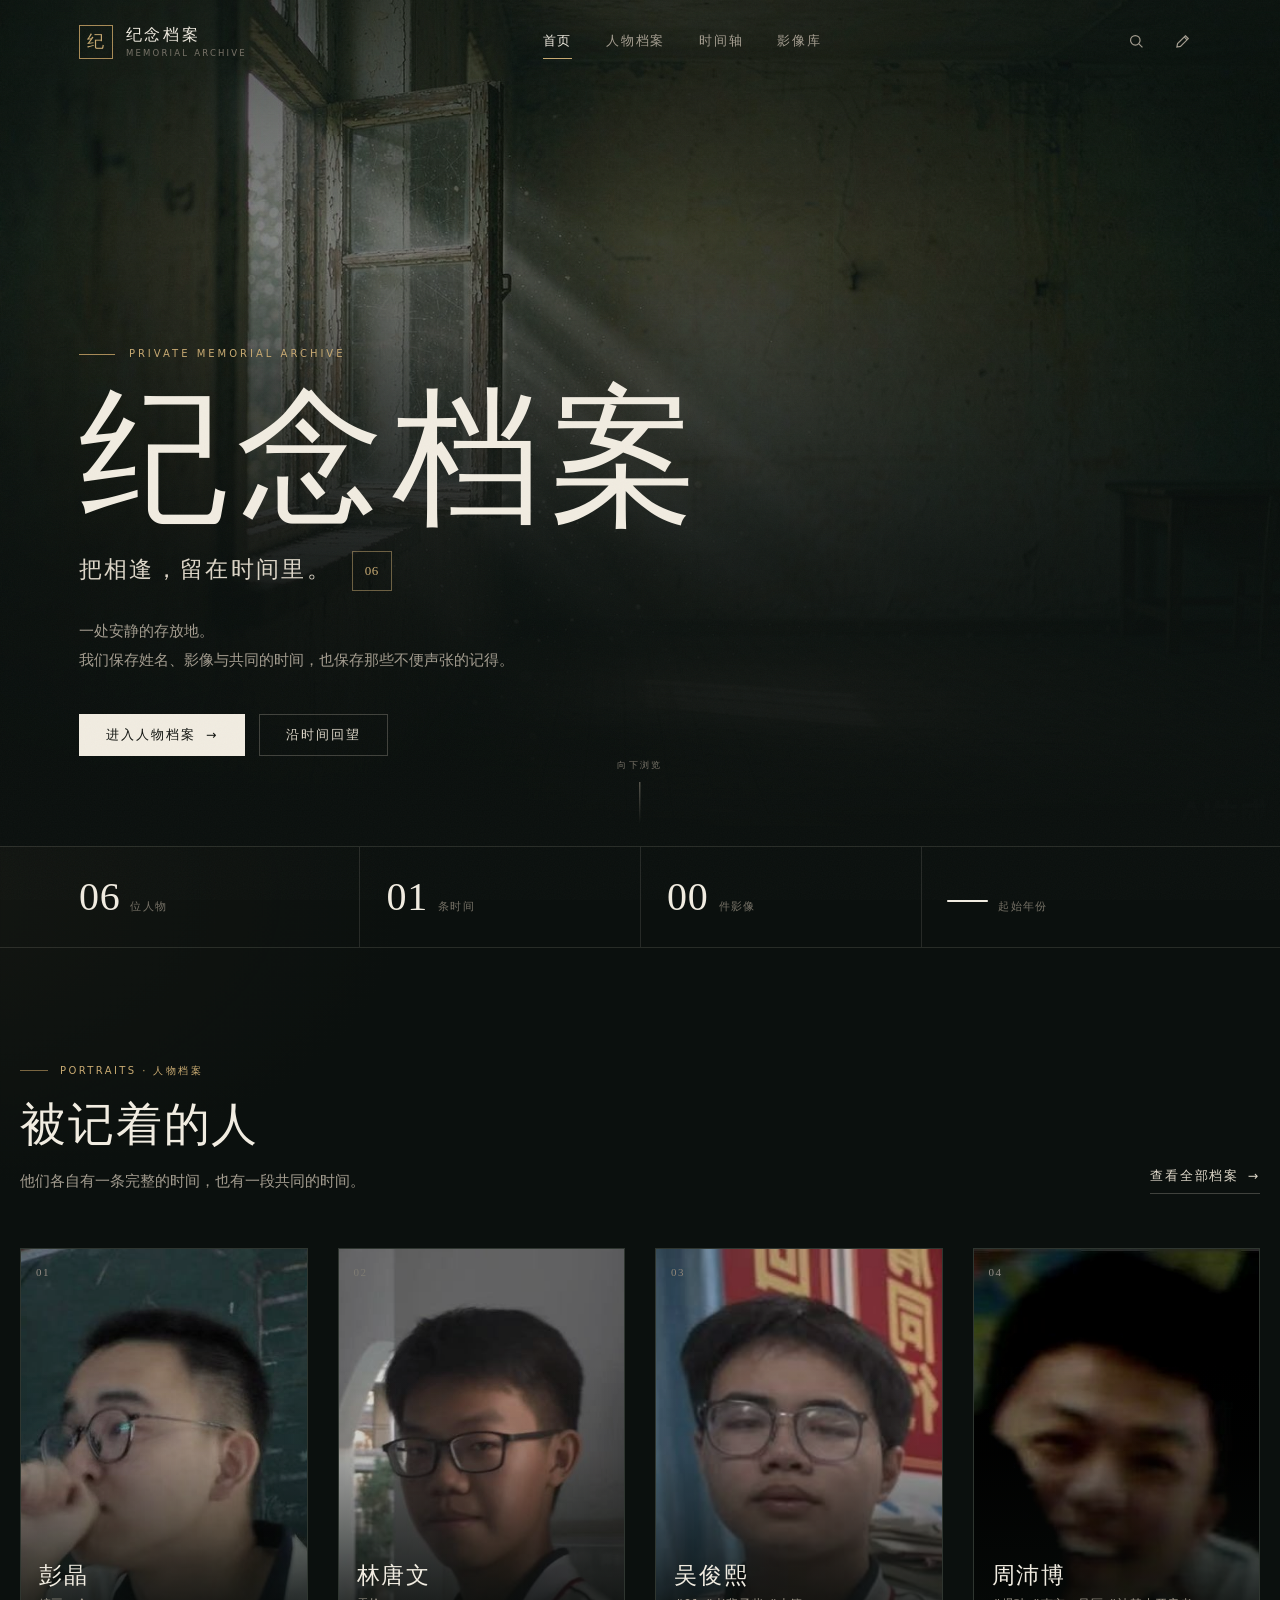
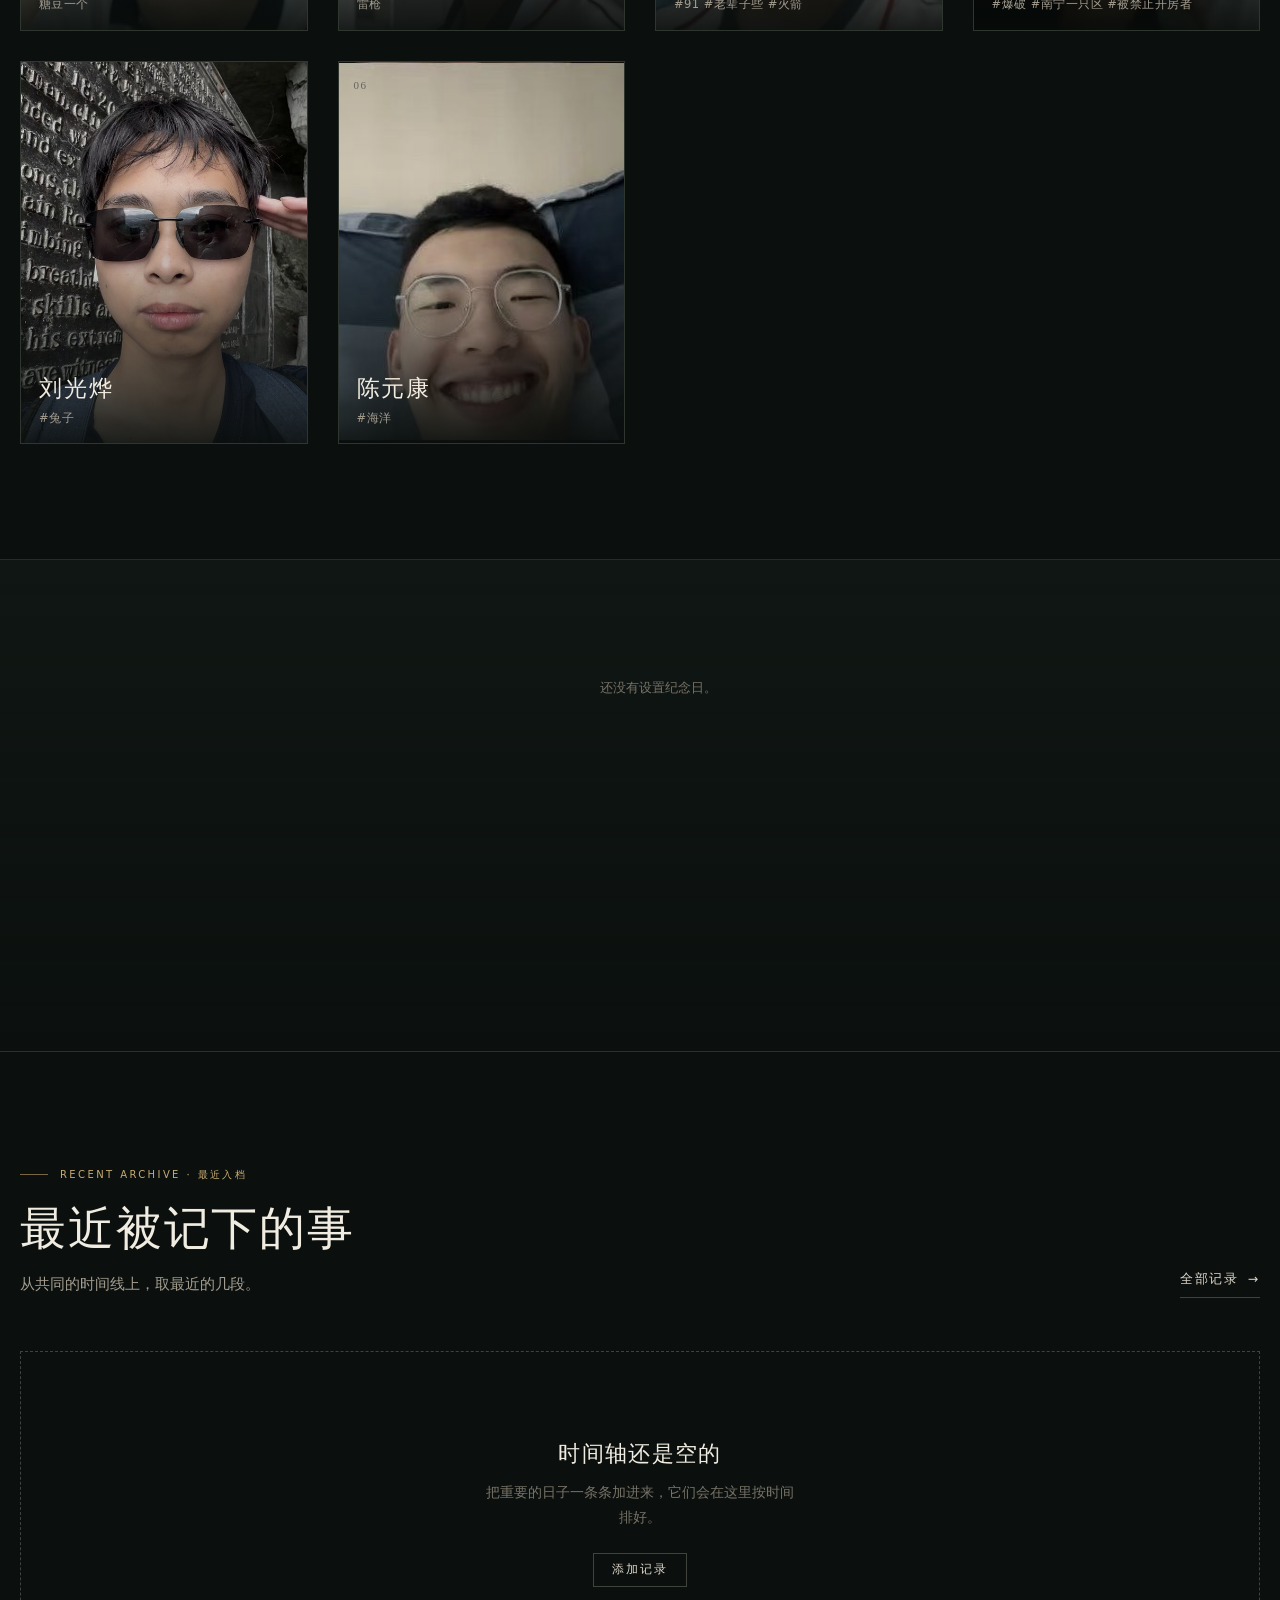
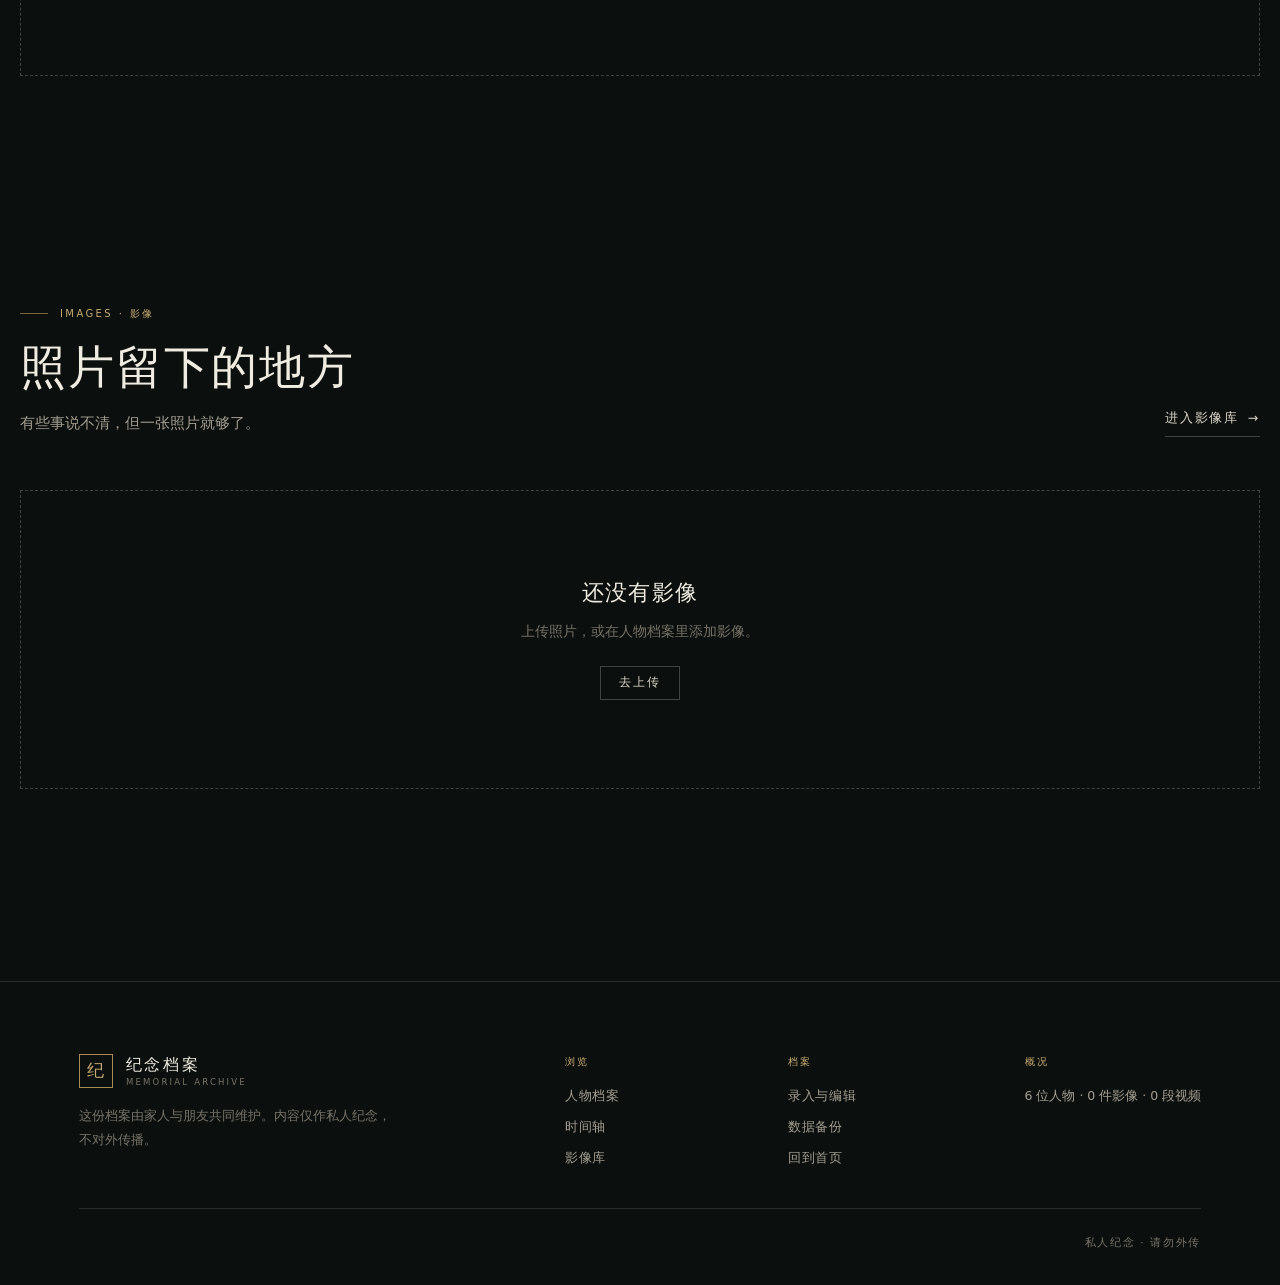
<file: index.html>
<!doctype html>
<html lang="zh-CN">
<head>
  <meta charset="utf-8">
  <meta name="viewport" content="width=device-width, initial-scale=1, viewport-fit=cover">
  <meta name="theme-color" content="#0b100e">
  <title>纪念档案</title>
  <meta name="description" content="一处安静的存放地，保存姓名、影像与共同的时间。">
  <link rel="icon" href="data:image/svg+xml,%3Csvg xmlns='http://www.w3.org/2000/svg' viewBox='0 0 64 64'%3E%3Crect width='64' height='64' fill='%230b100e'/%3E%3Crect x='10' y='10' width='44' height='44' fill='none' stroke='%23c8aa72' stroke-width='2'/%3E%3Ctext x='32' y='43' font-size='28' fill='%23c8aa72' text-anchor='middle' font-family='serif'%3E%E7%BA%AA%3C/text%3E%3C/svg%3E">
  <link rel="stylesheet" href="assets/styles.css">
</head>
<body>
  <div class="grain" aria-hidden="true"></div>

  <a class="skip-link" href="#app">跳到主要内容</a>

  <header id="site-header" class="site-header"></header>

  <div id="app" class="app" role="main"></div>

  <footer id="site-footer" class="site-footer"></footer>

  <!-- 搜索 -->
  <div id="search-overlay" class="overlay" hidden>
    <button class="overlay__backdrop" type="button" data-action="close-search" aria-label="关闭搜索"></button>
    <section class="search-panel" role="dialog" aria-modal="true" aria-labelledby="search-label">
      <header class="search-panel__head">
        <p class="eyebrow"><span class="eyebrow__line"></span>SEARCH · 检索档案</p>
        <button class="close-button" type="button" data-action="close-search" aria-label="关闭搜索">&times;</button>
      </header>
      <div class="search-panel__field">
        <span class="icon-search" aria-hidden="true"></span>
        <input id="search-input" type="search" autocomplete="off" spellcheck="false"
          placeholder="姓名、地点、年份，或一句记得的话" aria-label="搜索档案内容">
        <span class="search-key">ESC</span>
      </div>
      <div id="search-results" class="search-results"></div>
    </section>
  </div>

  <!-- 影像 / 视频查看 -->
  <div id="lightbox" class="lightbox" hidden>
    <button class="lightbox__backdrop" type="button" data-action="close-lightbox" aria-label="关闭"></button>
    <div class="lightbox__stage" role="dialog" aria-modal="true" aria-label="影像查看">
      <header class="lightbox__bar">
        <span id="lightbox-counter" class="lightbox__counter"></span>
        <button class="close-button" type="button" data-action="close-lightbox" aria-label="关闭">&times;</button>
      </header>
      <div class="lightbox__viewport">
        <button class="lightbox__nav lightbox__nav--prev" type="button" data-action="lightbox-prev" aria-label="上一个">&larr;</button>
        <figure class="lightbox__figure" id="lightbox-figure"></figure>
        <button class="lightbox__nav lightbox__nav--next" type="button" data-action="lightbox-next" aria-label="下一个">&rarr;</button>
      </div>
      <span class="lightbox__watermark" aria-hidden="true" id="lightbox-watermark">纪念档案</span>
    </div>
  </div>

  <!-- 确认 -->
  <div id="confirm" class="confirm" hidden>
    <button class="confirm__backdrop" type="button" data-action="confirm-cancel" aria-label="取消"></button>
    <div class="confirm__panel" role="alertdialog" aria-modal="true">
      <p class="eyebrow">CONFIRM</p>
      <h2 id="confirm-title">请确认</h2>
      <p id="confirm-message"></p>
      <div class="confirm__actions">
        <button class="btn btn--ghost" type="button" data-action="confirm-cancel">取消</button>
        <button class="btn btn--solid" type="button" data-action="confirm-ok">确认</button>
      </div>
    </div>
  </div>

  <div id="toast" class="toast" role="status" aria-live="polite" hidden></div>

  <noscript>
    <div class="noscript">这个页面需要启用 JavaScript 才能显示档案内容。</div>
  </noscript>

  <script src="assets/data.js"></script>
  <script src="assets/store.js"></script>
  <script src="assets/views.js"></script>
  <script src="assets/editor.js"></script>
  <script src="assets/app.js"></script>
</body>
</html>
</file>
<file: assets/styles.css>
/* =========================================================
   纪念档案 · 设计系统
   深墨绿 / 象牙白 / 暗金 · 宋体大标题 · 克制留白
   ========================================================= */

:root {
  color-scheme: dark;
  --bg: #0b100e;
  --bg-soft: #0e1512;
  --bg-deep: #070b09;
  --card: #131c18;
  --card-2: #17231d;
  --ivory: #f1ece1;
  --ivory-soft: #ddd6c8;
  --muted: #a49d90;
  --faint: #777267;
  --gold: #c8aa72;
  --gold-deep: #a88b57;
  --pine: #1d372e;
  --wine: #874d49;
  --line: rgba(233, 226, 210, 0.13);
  --line-strong: rgba(233, 226, 210, 0.24);
  --shadow: 0 30px 80px rgba(0, 0, 0, 0.38);
  --font-serif: "Noto Serif SC", "Source Han Serif SC", "Songti SC", "STSong", "SimSun", Georgia, serif;
  --font-sans: "Noto Sans SC", "PingFang SC", "Hiragino Sans GB", "Microsoft YaHei", system-ui, sans-serif;
  --max: 1240px;
  --gutter: clamp(20px, 4.6vw, 64px);
  --header: 84px;
  --ease: cubic-bezier(0.22, 1, 0.36, 1);
}

*,
*::before,
*::after { box-sizing: border-box; }

html {
  scroll-behavior: smooth;
  background: var(--bg);
  -webkit-text-size-adjust: 100%;
}

body {
  margin: 0;
  min-width: 320px;
  background:
    radial-gradient(1100px 600px at 85% -10%, rgba(45, 74, 61, 0.24), transparent 65%),
    radial-gradient(900px 500px at -10% 20%, rgba(83, 68, 47, 0.12), transparent 60%),
    var(--bg);
  color: var(--ivory);
  font-family: var(--font-sans);
  font-size: 15.5px;
  line-height: 1.78;
  -webkit-font-smoothing: antialiased;
  text-rendering: optimizeLegibility;
}

body.is-locked { overflow: hidden; }
[hidden] { display: none !important; }
img { display: block; max-width: 100%; }
a { color: inherit; text-decoration: none; }

button {
  border: 0;
  padding: 0;
  background: none;
  color: inherit;
  font: inherit;
  text-align: inherit;
  cursor: pointer;
  -webkit-tap-highlight-color: transparent;
}

input, textarea, select { font: inherit; color: inherit; }
input[type="search"]::-webkit-search-cancel-button { display: none; }

::selection { background: rgba(200, 170, 114, 0.32); color: #fff; }
:focus-visible { outline: 1px solid var(--gold); outline-offset: 4px; }

.grain {
  position: fixed;
  inset: 0;
  z-index: 3000;
  pointer-events: none;
  opacity: 0.042;
  background-image: url("data:image/svg+xml,%3Csvg xmlns='http://www.w3.org/2000/svg' width='180' height='180'%3E%3Cfilter id='n'%3E%3CfeTurbulence type='fractalNoise' baseFrequency='.82' numOctaves='2' stitchTiles='stitch'/%3E%3C/filter%3E%3Crect width='180' height='180' filter='url(%23n)' opacity='.7'/%3E%3C/svg%3E");
}

.sr-only {
  position: absolute;
  width: 1px; height: 1px;
  padding: 0; margin: -1px;
  overflow: hidden; clip: rect(0 0 0 0);
  white-space: nowrap; border: 0;
}

.skip-link {
  position: fixed;
  left: 16px; top: -80px;
  z-index: 4000;
  padding: 10px 18px;
  background: var(--ivory);
  color: #111;
  font-size: 13px;
  transition: top 0.2s;
}
.skip-link:focus { top: 16px; }

/* ---------- 进入动画 ---------- */
.has-js .reveal {
  opacity: 0;
  transform: translateY(18px);
  transition: opacity 0.9s var(--ease), transform 0.9s var(--ease);
  transition-delay: var(--reveal-delay, 0ms);
}
.has-js .reveal.is-visible { opacity: 1; transform: none; }

@keyframes rise { from { opacity: 0; transform: translateY(22px); } to { opacity: 1; transform: none; } }
@keyframes fade { from { opacity: 0; } to { opacity: 1; } }
@keyframes sealIn { from { opacity: 0; transform: scale(0.94); } to { opacity: 1; transform: none; } }

/* ---------- 版式 ---------- */
.container {
  width: 100%;
  max-width: var(--max);
  margin: 0 auto;
  padding: 0 var(--gutter);
}

.section { padding: clamp(72px, 9vw, 132px) 0; }
.section--tight { padding: clamp(52px, 6vw, 88px) 0; }

.eyebrow {
  display: flex;
  align-items: center;
  gap: 12px;
  margin: 0 0 18px;
  color: var(--gold);
  font-size: 10px;
  font-weight: 500;
  letter-spacing: 0.24em;
  line-height: 1.5;
  text-transform: uppercase;
}
.eyebrow__line {
  display: inline-block;
  width: 28px;
  height: 1px;
  background: var(--gold-deep);
  opacity: 0.7;
}

h1, h2, h3, h4 {
  margin: 0;
  font-family: var(--font-serif);
  font-weight: 500;
  letter-spacing: 0.02em;
  line-height: 1.25;
  text-wrap: balance;
}

/* 避免中文段落末行只剩一个字 */
.hero__lede,
.prose p,
.section-head__desc,
.page-hero__desc,
.member-hero__tagline,
.tl-entry__desc,
.mini-quote,
.footer__note,
.empty__desc { text-wrap: pretty; }

.section-head {
  display: flex;
  align-items: flex-end;
  justify-content: space-between;
  gap: 32px;
  margin-bottom: clamp(34px, 4.2vw, 58px);
}
.section-head__title {
  font-size: clamp(30px, 4.2vw, 46px);
  letter-spacing: 0.04em;
}
.section-head__desc {
  margin: 14px 0 0;
  max-width: 46ch;
  color: var(--muted);
  font-size: 14.5px;
  line-height: 1.8;
}
.section-head .text-link { flex-shrink: 0; padding-bottom: 6px; }

.text-link {
  display: inline-flex;
  align-items: center;
  gap: 9px;
  color: var(--ivory-soft);
  font-size: 12.5px;
  letter-spacing: 0.14em;
  border-bottom: 1px solid var(--line-strong);
  padding-bottom: 4px;
  transition: color 0.3s, border-color 0.3s, gap 0.3s;
}
.text-link:hover { color: var(--gold); border-color: var(--gold-deep); gap: 14px; }
.text-link .arrow { transition: transform 0.3s var(--ease); }
.text-link:hover .arrow { transform: translateX(3px); }

.arrow { display: inline-block; font-family: var(--font-sans); }

/* ---------- 按钮 ---------- */
.btn {
  display: inline-flex;
  align-items: center;
  gap: 10px;
  padding: 14px 26px;
  border: 1px solid transparent;
  font-size: 12.5px;
  letter-spacing: 0.16em;
  line-height: 1;
  transition: background 0.35s var(--ease), color 0.35s var(--ease),
              border-color 0.35s var(--ease), transform 0.35s var(--ease);
  cursor: pointer;
  white-space: nowrap;
}
.btn--solid { background: var(--ivory); color: #10130f; }
.btn--solid:hover { background: var(--gold); transform: translateY(-1px); }
.btn--ghost { border-color: var(--line-strong); color: var(--ivory-soft); }
.btn--ghost:hover { border-color: var(--gold-deep); color: var(--gold); }
.btn--gold { background: var(--gold); color: #12140f; }
.btn--gold:hover { background: #d9bf8d; }
.btn--sm { padding: 10px 18px; font-size: 11.5px; }
.btn--danger { border-color: rgba(180, 90, 80, 0.5); color: #d99a92; }
.btn--danger:hover { background: rgba(135, 77, 73, 0.18); border-color: #874d49; }

/* ---------- 标签 ---------- */
.tag {
  display: inline-block;
  padding: 3px 9px;
  border: 1px solid var(--line);
  color: var(--muted);
  font-size: 10.5px;
  letter-spacing: 0.1em;
  line-height: 1.6;
  white-space: nowrap;
}
.tag--gold { border-color: rgba(200, 170, 114, 0.34); color: var(--gold); }

/* =========================================================
   顶部导航
   ========================================================= */
.site-header {
  position: fixed;
  inset: 0 0 auto 0;
  z-index: 900;
  height: var(--header);
  display: flex;
  align-items: center;
  transition: background 0.4s var(--ease), border-color 0.4s, backdrop-filter 0.4s;
  border-bottom: 1px solid transparent;
}
.site-header.is-stuck {
  background: rgba(8, 13, 11, 0.86);
  backdrop-filter: blur(18px) saturate(1.2);
  border-bottom-color: var(--line);
}
.header__inner {
  width: 100%;
  max-width: var(--max);
  margin: 0 auto;
  padding: 0 var(--gutter);
  display: flex;
  align-items: center;
  justify-content: space-between;
  gap: 24px;
}

.brand { display: flex; align-items: center; gap: 13px; }
.brand__seal {
  display: grid;
  place-items: center;
  width: 34px; height: 34px;
  border: 1px solid var(--gold-deep);
  color: var(--gold);
  font-family: var(--font-serif);
  font-size: 17px;
  line-height: 1;
  transition: background 0.35s, color 0.35s;
}
.brand:hover .brand__seal { background: var(--gold); color: #0b100e; }
.brand__text { display: flex; flex-direction: column; line-height: 1.2; }
.brand__name {
  font-family: var(--font-serif);
  font-size: 16px;
  letter-spacing: 0.16em;
  color: var(--ivory);
}
.brand__sub {
  margin-top: 3px;
  color: var(--faint);
  font-size: 8.5px;
  letter-spacing: 0.26em;
  text-transform: uppercase;
}

.nav { display: flex; align-items: center; gap: 34px; }
.nav__link {
  position: relative;
  color: var(--muted);
  font-size: 12.5px;
  letter-spacing: 0.14em;
  padding: 6px 0;
  transition: color 0.3s;
}
.nav__link::after {
  content: "";
  position: absolute;
  left: 0; bottom: 0;
  width: 0; height: 1px;
  background: var(--gold);
  transition: width 0.4s var(--ease);
}
.nav__link:hover { color: var(--ivory); }
.nav__link.is-active { color: var(--ivory); }
.nav__link.is-active::after { width: 100%; }

.header__tools { display: flex; align-items: center; gap: 8px; }
.icon-btn {
  display: grid;
  place-items: center;
  width: 38px; height: 38px;
  border: 1px solid transparent;
  color: var(--muted);
  transition: color 0.3s, border-color 0.3s, background 0.3s;
}
.icon-btn:hover { color: var(--gold); border-color: var(--line-strong); }
.icon-btn svg { width: 17px; height: 17px; }

.menu-btn { display: none; }

/* 移动端菜单 */
.mobile-menu {
  position: fixed;
  inset: 0;
  z-index: 950;
  background: rgba(7, 11, 9, 0.98);
  backdrop-filter: blur(20px);
  padding: calc(var(--header) + 30px) var(--gutter) 40px;
  display: flex;
  flex-direction: column;
  justify-content: space-between;
  animation: fade 0.3s var(--ease);
}
.mobile-menu__list { display: flex; flex-direction: column; gap: 4px; }
.mobile-menu__link {
  font-family: var(--font-serif);
  font-size: 28px;
  letter-spacing: 0.1em;
  padding: 16px 0;
  border-bottom: 1px solid var(--line);
  color: var(--ivory-soft);
}
.mobile-menu__link.is-active { color: var(--gold); }
.mobile-menu__foot { color: var(--faint); font-size: 11px; letter-spacing: 0.2em; }

/* =========================================================
   Hero
   ========================================================= */
.hero {
  position: relative;
  min-height: min(94vh, 900px);
  display: flex;
  align-items: flex-end;
  overflow: hidden;
  isolation: isolate;
}
.hero__bg {
  position: absolute;
  inset: 0;
  z-index: -2;
  background: linear-gradient(140deg, #16211c 0%, #0d1512 45%, #080d0b 100%);
}
.hero__image {
  position: absolute;
  inset: 0;
  width: 100%; height: 100%;
  object-fit: cover;
  z-index: -2;
  opacity: 0.72;
  transform: scale(1.04);
  animation: heroDrift 26s var(--ease) forwards;
}
@keyframes heroDrift { to { transform: scale(1); } }

.hero__veil {
  position: absolute;
  inset: 0;
  z-index: -1;
  background:
    linear-gradient(to top, var(--bg) 2%, rgba(11, 16, 14, 0.82) 34%, rgba(11, 16, 14, 0.28) 72%, rgba(11, 16, 14, 0.58) 100%),
    radial-gradient(80% 60% at 20% 80%, rgba(11, 16, 14, 0.6), transparent 70%);
}

.hero__content {
  position: relative;
  padding-bottom: clamp(64px, 10vh, 116px);
  padding-top: calc(var(--header) + 40px);
}
.hero__kicker {
  display: flex;
  align-items: center;
  gap: 14px;
  margin: 0 0 26px;
  color: var(--gold);
  font-size: 10px;
  letter-spacing: 0.3em;
  text-transform: uppercase;
  animation: rise 0.9s var(--ease) both;
}
.hero__kicker span { width: 36px; height: 1px; background: var(--gold-deep); }
.hero__title {
  font-size: clamp(62px, 12.5vw, 148px);
  line-height: 0.94;
  letter-spacing: 0.06em;
  margin: 0 0 22px;
  animation: rise 1s 0.08s var(--ease) both;
}
.hero__motto-row {
  display: flex;
  align-items: center;
  gap: 20px;
  margin-bottom: 26px;
  animation: rise 1s 0.16s var(--ease) both;
}
.hero__motto {
  margin: 0;
  font-family: var(--font-serif);
  font-size: clamp(17px, 2vw, 23px);
  letter-spacing: 0.1em;
  color: var(--ivory-soft);
}
.hero__seal {
  display: grid;
  place-items: center;
  width: 40px; height: 40px;
  border: 1px solid rgba(200, 170, 114, 0.5);
  color: var(--gold);
  font-family: var(--font-serif);
  font-size: 13px;
  letter-spacing: 0.04em;
  flex-shrink: 0;
}
.hero__lede {
  margin: 0 0 38px;
  max-width: 52ch;
  color: var(--muted);
  font-size: 15px;
  line-height: 1.95;
  animation: rise 1s 0.24s var(--ease) both;
}
.hero__actions {
  display: flex;
  flex-wrap: wrap;
  gap: 14px;
  animation: rise 1s 0.32s var(--ease) both;
}
.hero__aside {
  position: absolute;
  right: var(--gutter);
  bottom: clamp(64px, 10vh, 116px);
  display: flex;
  flex-direction: column;
  align-items: flex-end;
  gap: 7px;
  color: var(--faint);
  font-size: 9.5px;
  letter-spacing: 0.28em;
  text-transform: uppercase;
  animation: fade 1.6s 0.6s var(--ease) both;
}

.scroll-cue {
  position: absolute;
  left: 50%;
  bottom: 22px;
  transform: translateX(-50%);
  display: flex;
  flex-direction: column;
  align-items: center;
  gap: 9px;
  color: var(--faint);
  font-size: 9px;
  letter-spacing: 0.26em;
  text-transform: uppercase;
  animation: fade 1.6s 0.8s var(--ease) both;
}
.scroll-cue i {
  width: 1px; height: 42px;
  background: linear-gradient(to bottom, var(--faint), transparent);
  animation: cue 2.4s ease-in-out infinite;
  transform-origin: top;
}
@keyframes cue {
  0%, 100% { transform: scaleY(0.4); opacity: 0.4; }
  50% { transform: scaleY(1); opacity: 1; }
}

/* =========================================================
   数字条
   ========================================================= */
.number-strip { border-top: 1px solid var(--line); border-bottom: 1px solid var(--line); }
.number-strip__inner {
  display: grid;
  grid-template-columns: repeat(4, 1fr);
}
.number-strip__inner > div {
  padding: 30px 0;
  display: flex;
  align-items: baseline;
  gap: 10px;
  border-left: 1px solid var(--line);
  padding-left: 26px;
}
.number-strip__inner > div:first-child { border-left: 0; padding-left: 0; }
.number-strip__inner b {
  font-family: var(--font-serif);
  font-size: clamp(26px, 3.4vw, 40px);
  font-weight: 400;
  letter-spacing: 0.02em;
  color: var(--ivory);
  line-height: 1;
}
.number-strip__inner span { color: var(--faint); font-size: 11px; letter-spacing: 0.12em; }

/* =========================================================
   人物卡片
   ========================================================= */
.member-grid {
  display: grid;
  grid-template-columns: repeat(auto-fill, minmax(268px, 1fr));
  gap: clamp(18px, 2.4vw, 30px);
}

.member-card { display: block; position: relative; }
.member-card__frame {
  position: relative;
  overflow: hidden;
  aspect-ratio: 3 / 4;
  background: var(--card);
  border: 1px solid var(--line);
}
.member-card__img {
  width: 100%; height: 100%;
  object-fit: cover;
  filter: saturate(0.72) contrast(1.02) brightness(0.9);
  transition: transform 1.1s var(--ease), filter 0.7s var(--ease);
}
.member-card:hover .member-card__img {
  transform: scale(1.045);
  filter: saturate(0.92) contrast(1.04) brightness(1);
}
.member-card__shade {
  position: absolute;
  inset: 0;
  background: linear-gradient(to top, rgba(7, 11, 9, 0.9) 0%, rgba(7, 11, 9, 0.12) 46%, transparent 70%);
}
.member-card__index {
  position: absolute;
  top: 14px; left: 15px;
  color: rgba(241, 236, 225, 0.65);
  font-family: var(--font-serif);
  font-size: 11px;
  letter-spacing: 0.14em;
  mix-blend-mode: difference;
}
.member-card__name-wrap {
  position: absolute;
  left: 0; right: 0; bottom: 0;
  padding: 18px 18px 16px;
}
.member-card__name {
  font-family: var(--font-serif);
  font-size: clamp(19px, 2vw, 23px);
  letter-spacing: 0.08em;
  color: var(--ivory);
  margin: 0 0 5px;
}
.member-card__tagline {
  margin: 0;
  color: var(--muted);
  font-size: 11.5px;
  line-height: 1.6;
  letter-spacing: 0.04em;
  display: -webkit-box;
  -webkit-line-clamp: 2;
  -webkit-box-orient: vertical;
  overflow: hidden;
}
.member-card__tags {
  position: absolute;
  top: 12px; right: 12px;
  display: flex;
  flex-direction: column;
  align-items: flex-end;
  gap: 5px;
  opacity: 0;
  transform: translateY(-6px);
  transition: opacity 0.45s var(--ease), transform 0.45s var(--ease);
}
.member-card:hover .member-card__tags { opacity: 1; transform: none; }
.member-card__tags .tag {
  background: rgba(8, 13, 11, 0.72);
  backdrop-filter: blur(6px);
  border-color: rgba(200, 170, 114, 0.3);
  color: var(--ivory-soft);
}
.member-card__line {
  position: absolute;
  left: 18px; right: 18px; bottom: 0;
  height: 1px;
  background: var(--gold);
  transform: scaleX(0);
  transform-origin: left;
  transition: transform 0.6s var(--ease);
}
.member-card:hover .member-card__line { transform: scaleX(1); }

/* 人物行（列表页） */
.member-row {
  display: grid;
  grid-template-columns: 64px 1fr auto;
  align-items: center;
  gap: 22px;
  padding: 22px 0;
  border-bottom: 1px solid var(--line);
  transition: padding-left 0.4s var(--ease), background 0.4s;
}
.member-row:hover { padding-left: 10px; }
.member-row__face {
  width: 64px; height: 64px;
  object-fit: cover;
  filter: saturate(0.7) brightness(0.92);
  border: 1px solid var(--line);
}
.member-row__name {
  font-family: var(--font-serif);
  font-size: 20px;
  letter-spacing: 0.08em;
  margin: 0 0 4px;
}
.member-row__meta { color: var(--faint); font-size: 11.5px; letter-spacing: 0.08em; }
.member-row__right { display: flex; align-items: center; gap: 16px; color: var(--faint); }

/* =========================================================
   纪念日 / 档案列表
   ========================================================= */
.anniversary-section {
  border-top: 1px solid var(--line);
  border-bottom: 1px solid var(--line);
  background: linear-gradient(180deg, rgba(19, 28, 24, 0.5), transparent);
}
.anniversary-layout {
  display: grid;
  grid-template-columns: 0.85fr 1.15fr;
  gap: clamp(36px, 6vw, 96px);
  padding: clamp(64px, 8vw, 108px) var(--gutter);
  align-items: start;
}
.anniversary-intro h2 { font-size: clamp(30px, 3.8vw, 44px); margin-bottom: 20px; }
.anniversary-intro p { color: var(--muted); font-size: 14.5px; max-width: 34ch; margin: 0 0 26px; }

.anniversary-row {
  display: grid;
  grid-template-columns: 72px 1fr auto;
  align-items: center;
  gap: 18px;
  padding: 19px 0;
  border-top: 1px solid var(--line);
  transition: background 0.35s;
}
.anniversary-row:hover { background: rgba(233, 226, 210, 0.02); }
.anniversary-row__date {
  font-family: var(--font-serif);
  font-size: 15px;
  color: var(--gold);
  letter-spacing: 0.06em;
}
.anniversary-row__name { font-family: var(--font-serif); font-size: 17px; letter-spacing: 0.06em; }
.anniversary-row__label { color: var(--faint); font-size: 11px; letter-spacing: 0.1em; margin-top: 3px; }
.anniversary-row__days { color: var(--muted); font-size: 11px; letter-spacing: 0.1em; text-align: right; }

.archive-list { border-top: 1px solid var(--line); }
.archive-row {
  display: grid;
  grid-template-columns: 78px 1fr auto 24px;
  align-items: center;
  gap: 20px;
  padding: 22px 0;
  border-bottom: 1px solid var(--line);
  transition: background 0.4s, padding-left 0.4s var(--ease);
}
.archive-row:hover { background: rgba(233, 226, 210, 0.025); padding-left: 8px; }
.archive-row__year {
  font-family: var(--font-serif);
  font-size: 17px;
  color: var(--gold);
  letter-spacing: 0.06em;
}
.archive-row__title {
  display: block;
  font-family: var(--font-serif);
  font-size: 17px;
  letter-spacing: 0.05em;
  color: var(--ivory);
  margin-bottom: 4px;
}
.archive-row__desc { display: block; color: var(--faint); font-size: 11.5px; letter-spacing: 0.08em; }
.archive-row__type { color: var(--muted); font-size: 10.5px; letter-spacing: 0.14em; }
.archive-row .arrow { color: var(--faint); transition: transform 0.4s var(--ease), color 0.4s; }
.archive-row:hover .arrow { transform: translateX(4px); color: var(--gold); }

/* =========================================================
   语录
   ========================================================= */
.quote-band {
  border-top: 1px solid var(--line);
  border-bottom: 1px solid var(--line);
  padding: clamp(64px, 8vw, 110px) 0;
  background: radial-gradient(80% 120% at 50% 0%, rgba(29, 55, 46, 0.4), transparent 70%);
  text-align: center;
}
.quote-band__mark {
  font-family: var(--font-serif);
  font-size: 54px;
  line-height: 0.6;
  color: var(--gold-deep);
  opacity: 0.55;
  margin-bottom: 22px;
}
.quote-band__text {
  max-width: 22ch;
  margin: 0 auto 26px;
  font-family: var(--font-serif);
  font-size: clamp(22px, 3.2vw, 34px);
  line-height: 1.6;
  letter-spacing: 0.06em;
  color: var(--ivory);
}
.quote-band__by { color: var(--faint); font-size: 11px; letter-spacing: 0.26em; text-transform: uppercase; }

/* =========================================================
   影像缩略
   ========================================================= */
.strip {
  display: grid;
  grid-template-columns: repeat(4, 1fr);
  gap: 12px;
}
.strip__item {
  position: relative;
  overflow: hidden;
  aspect-ratio: 4 / 5;
  background: var(--card);
  cursor: pointer;
}
.strip__item img {
  width: 100%; height: 100%;
  object-fit: cover;
  filter: saturate(0.7) brightness(0.88);
  transition: transform 1s var(--ease), filter 0.6s;
}
.strip__item:hover img { transform: scale(1.05); filter: saturate(0.95) brightness(1); }
.strip__cap {
  position: absolute;
  left: 0; right: 0; bottom: 0;
  padding: 26px 12px 11px;
  background: linear-gradient(to top, rgba(7, 11, 9, 0.86), transparent);
  color: var(--ivory-soft);
  font-size: 10.5px;
  letter-spacing: 0.1em;
  opacity: 0;
  transition: opacity 0.4s;
}
.strip__item:hover .strip__cap { opacity: 1; }

/* =========================================================
   图库 / 影像库
   ========================================================= */
.gallery-grid {
  columns: 4;
  column-gap: clamp(8px, 1.2vw, 16px);
}
.gallery-item {
  position: relative;
  overflow: hidden;
  background: var(--card);
  border: 1px solid var(--line);
  cursor: zoom-in;
  break-inside: avoid;
  -webkit-column-break-inside: avoid;
  margin: 0 0 clamp(8px, 1.2vw, 16px);
}
.gallery-item img {
  width: 100%;
  height: auto;
  display: block;
  filter: saturate(0.74) brightness(0.9);
  transition: transform 1s var(--ease), filter 0.6s;
}
.gallery-item--tall img { min-height: 300px; object-fit: cover; }
.gallery-item:hover img { transform: scale(1.04); filter: saturate(1) brightness(1); }
.gallery-item__meta {
  position: absolute;
  left: 0; right: 0; bottom: 0;
  padding: 30px 13px 12px;
  background: linear-gradient(to top, rgba(7, 11, 9, 0.92), transparent);
}
.gallery-item__title { font-family: var(--font-serif); font-size: 14px; letter-spacing: 0.06em; }
.gallery-item__when { color: var(--faint); font-size: 10px; letter-spacing: 0.12em; margin-top: 3px; }
.gallery-item__play {
  position: absolute;
  inset: 0;
  display: grid;
  place-items: center;
  color: var(--ivory);
  font-size: 12px;
  letter-spacing: 0.2em;
}
.gallery-item__play span {
  display: grid;
  place-items: center;
  width: 52px; height: 52px;
  border: 1px solid rgba(241, 236, 225, 0.6);
  border-radius: 50%;
  backdrop-filter: blur(4px);
  background: rgba(7, 11, 9, 0.3);
  transition: background 0.4s, border-color 0.4s, transform 0.4s;
}
.gallery-item:hover .gallery-item__play span { background: var(--gold); border-color: var(--gold); color: #0b100e; transform: scale(1.06); }

/* 视频卡 */
.video-card {
  display: block;
  border: 1px solid var(--line);
  background: var(--card);
  transition: border-color 0.4s, transform 0.4s var(--ease);
}
.video-card:hover { border-color: var(--line-strong); transform: translateY(-2px); }
.video-card__thumb {
  position: relative;
  aspect-ratio: 16 / 9;
  overflow: hidden;
  background: #0a0f0c;
}
.video-card__thumb img {
  width: 100%; height: 100%;
  object-fit: cover;
  filter: saturate(0.7) brightness(0.82);
  transition: transform 1s var(--ease);
}
.video-card:hover .video-card__thumb img { transform: scale(1.04); }
.video-card__body { padding: 18px 20px 20px; }
.video-card__title { font-family: var(--font-serif); font-size: 16.5px; letter-spacing: 0.05em; margin: 0 0 7px; }
.video-card__note { color: var(--faint); font-size: 11.5px; letter-spacing: 0.06em; margin: 0; }
.video-frames { display: grid; grid-template-columns: repeat(auto-fill, minmax(300px, 1fr)); gap: clamp(16px, 2vw, 26px); }

.player {
  position: relative;
  width: 100%;
  aspect-ratio: 16 / 9;
  background: #050806;
  border: 1px solid var(--line);
}
.player iframe, .player video { width: 100%; height: 100%; border: 0; display: block; object-fit: contain; background: #050806; }

/* =========================================================
   人物详情
   ========================================================= */
.member-hero {
  position: relative;
  padding-top: calc(var(--header) + 56px);
  padding-bottom: clamp(40px, 5vw, 64px);
  overflow: hidden;
  isolation: isolate;
}
.member-hero__bg {
  position: absolute;
  inset: 0;
  z-index: -2;
  width: 100%; height: 100%;
  object-fit: cover;
  filter: saturate(0.6) brightness(0.5);
}
.member-hero__veil {
  position: absolute;
  inset: 0;
  z-index: -1;
  background:
    linear-gradient(to top, var(--bg) 4%, rgba(11, 16, 14, 0.9) 46%, rgba(11, 16, 14, 0.5) 100%),
    radial-gradient(70% 80% at 85% 20%, rgba(29, 55, 46, 0.4), transparent 70%);
}
.member-hero__grid {
  display: grid;
  grid-template-columns: 200px 1fr;
  gap: clamp(26px, 4vw, 52px);
  align-items: end;
}
.member-hero__portrait {
  position: relative;
  aspect-ratio: 3 / 4;
  overflow: hidden;
  border: 1px solid var(--line-strong);
  background: var(--card);
}
.member-hero__portrait img {
  width: 100%; height: 100%;
  object-fit: cover;
  filter: saturate(0.78) brightness(0.94);
}
.member-hero__name {
  font-size: clamp(36px, 6vw, 76px);
  letter-spacing: 0.08em;
  margin: 0 0 14px;
}
.member-hero__dates {
  display: flex;
  align-items: center;
  gap: 12px;
  color: var(--gold);
  font-family: var(--font-serif);
  font-size: 13px;
  letter-spacing: 0.14em;
  margin-bottom: 18px;
}
.member-hero__dates i { display: block; width: 22px; height: 1px; background: var(--gold-deep); }
.member-hero__tagline {
  max-width: 46ch;
  color: var(--ivory-soft);
  font-size: 15.5px;
  line-height: 1.85;
  margin: 0 0 20px;
}
.member-hero__tags { display: flex; flex-wrap: wrap; gap: 7px; }

.member-tabs {
  position: sticky;
  top: var(--header);
  z-index: 400;
  border-top: 1px solid var(--line);
  border-bottom: 1px solid var(--line);
  background: rgba(9, 14, 12, 0.92);
  backdrop-filter: blur(16px);
  margin-bottom: clamp(40px, 5vw, 68px);
}
.member-tabs__inner {
  display: flex;
  gap: clamp(22px, 4vw, 46px);
  overflow-x: auto;
  scrollbar-width: none;
}
.member-tabs__inner::-webkit-scrollbar { display: none; }
.member-tab {
  position: relative;
  padding: 19px 0;
  color: var(--faint);
  font-size: 12px;
  letter-spacing: 0.16em;
  white-space: nowrap;
  transition: color 0.3s;
}
.member-tab::after {
  content: "";
  position: absolute;
  left: 0; right: 0; bottom: -1px;
  height: 1px;
  background: var(--gold);
  transform: scaleX(0);
  transition: transform 0.4s var(--ease);
}
.member-tab:hover { color: var(--ivory-soft); }
.member-tab.is-active { color: var(--ivory); }
.member-tab.is-active::after { transform: scaleX(1); }

.profile-layout {
  display: grid;
  grid-template-columns: 1.55fr 0.85fr;
  gap: clamp(32px, 6vw, 84px);
  align-items: start;
}
.prose p {
  margin: 0 0 1.5em;
  color: var(--ivory-soft);
  font-size: 15.5px;
  line-height: 2.05;
  letter-spacing: 0.02em;
}
.prose p:last-child { margin-bottom: 0; }
.prose--lead p:first-child::first-letter {
  float: left;
  font-family: var(--font-serif);
  font-size: 3.6em;
  line-height: 0.86;
  padding: 4px 10px 0 0;
  color: var(--gold);
}

.side-block { border-top: 1px solid var(--line); padding-top: 22px; margin-bottom: 34px; }
.side-block__title {
  margin: 0 0 16px;
  color: var(--gold);
  font-size: 10px;
  letter-spacing: 0.24em;
  text-transform: uppercase;
  font-family: var(--font-sans);
}
.fact-list { display: grid; gap: 11px; margin: 0; }
.fact-list div { display: flex; justify-content: space-between; gap: 16px; font-size: 13px; }
.fact-list dt { color: var(--faint); letter-spacing: 0.08em; }
.fact-list dd { margin: 0; color: var(--ivory-soft); text-align: right; }

.mini-quote {
  margin: 0;
  padding: 22px 0 22px 22px;
  border-left: 1px solid var(--gold-deep);
  font-family: var(--font-serif);
  font-size: 17px;
  line-height: 1.85;
  letter-spacing: 0.04em;
  color: var(--ivory);
}
.mini-quote cite {
  display: block;
  margin-top: 12px;
  color: var(--faint);
  font-family: var(--font-sans);
  font-size: 10.5px;
  letter-spacing: 0.2em;
  font-style: normal;
}

/* 时间轴 */
.timeline { position: relative; padding-left: 30px; }
.timeline::before {
  content: "";
  position: absolute;
  left: 4px; top: 8px; bottom: 8px;
  width: 1px;
  background: linear-gradient(to bottom, transparent, var(--line-strong) 6%, var(--line-strong) 94%, transparent);
}
.tl-entry { position: relative; padding: 0 0 40px 0; }
.tl-entry::before {
  content: "";
  position: absolute;
  left: -29px;
  top: 8px;
  width: 9px; height: 9px;
  border: 1px solid var(--gold-deep);
  background: var(--bg);
  border-radius: 50%;
  transition: background 0.4s;
}
.tl-entry:hover::before { background: var(--gold); }
.tl-entry__year {
  font-family: var(--font-serif);
  font-size: 13px;
  color: var(--gold);
  letter-spacing: 0.14em;
  margin-bottom: 7px;
}
.tl-entry__title {
  font-family: var(--font-serif);
  font-size: 19px;
  letter-spacing: 0.05em;
  margin: 0 0 8px;
}
.tl-entry__desc { margin: 0; color: var(--muted); font-size: 14px; line-height: 1.9; max-width: 62ch; }
.tl-entry__meta { margin-top: 9px; display: flex; flex-wrap: wrap; gap: 8px; align-items: center; color: var(--faint); font-size: 10.5px; letter-spacing: 0.12em; }
.tl-entry--event .tl-entry__year { font-size: 12px; }

/* 时间轴页（按年分组） */
.year-group { display: grid; grid-template-columns: 130px 1fr; gap: clamp(20px, 4vw, 60px); padding: clamp(22px, 2.6vw, 34px) 0; border-top: 1px solid var(--line); }
.year-group__year {
  font-family: var(--font-serif);
  font-size: clamp(26px, 3.4vw, 40px);
  color: var(--ivory);
  letter-spacing: 0.06em;
  line-height: 1;
  position: sticky;
  top: calc(var(--header) + 20px);
  align-self: start;
}
.year-group__year small { display: block; margin-top: 8px; color: var(--faint); font-size: 10px; letter-spacing: 0.24em; font-family: var(--font-sans); }
.year-group__items { display: grid; gap: 26px; position: relative; }
.year-group__items::before {
  content: "";
  position: absolute;
  left: -25px;
  top: 6px;
  bottom: 6px;
  width: 1px;
  background: linear-gradient(to bottom, transparent, var(--line-strong) 8%, var(--line-strong) 92%, transparent);
}
.year-group__items .tl-entry { padding-bottom: 0; }

/* =========================================================
   Hero（内页头）
   ========================================================= */
.page-hero {
  padding-top: calc(var(--header) + clamp(48px, 7vw, 92px));
  padding-bottom: clamp(34px, 4vw, 54px);
}
.page-hero__title { font-size: clamp(38px, 6vw, 72px); letter-spacing: 0.06em; margin-bottom: 16px; }
.page-hero__desc { max-width: 56ch; color: var(--muted); font-size: 15px; line-height: 1.9; margin: 0; }

/* =========================================================
   筛选栏
   ========================================================= */
.filters {
  display: flex;
  flex-wrap: wrap;
  align-items: center;
  justify-content: space-between;
  gap: 18px;
  padding: 18px 0;
  border-top: 1px solid var(--line);
  border-bottom: 1px solid var(--line);
  margin-bottom: clamp(30px, 4vw, 48px);
}
.filters__group { display: flex; flex-wrap: wrap; gap: 6px; }
.chip {
  padding: 7px 14px;
  border: 1px solid var(--line);
  color: var(--muted);
  font-size: 11.5px;
  letter-spacing: 0.1em;
  transition: all 0.3s;
}
.chip:hover { border-color: var(--line-strong); color: var(--ivory-soft); }
.chip.is-active { border-color: var(--gold-deep); color: var(--gold); background: rgba(200, 170, 114, 0.06); }
.search-box {
  display: flex;
  align-items: center;
  gap: 9px;
  border-bottom: 1px solid var(--line-strong);
  padding: 7px 2px;
}
.search-box input {
  width: 190px;
  border: 0;
  background: none;
  outline: none;
  color: var(--ivory);
  font-size: 13px;
  letter-spacing: 0.06em;
}
.search-box input::placeholder { color: var(--faint); }
.search-box svg { width: 15px; height: 15px; color: var(--faint); }

/* =========================================================
   空状态
   ========================================================= */
.empty {
  padding: clamp(48px, 7vw, 88px) 26px;
  border: 1px dashed var(--line-strong);
  text-align: center;
}
.empty__title { font-family: var(--font-serif); font-size: 22px; letter-spacing: 0.06em; margin: 0 0 12px; }
.empty__desc { color: var(--faint); font-size: 13.5px; margin: 0 auto 22px; max-width: 40ch; line-height: 1.9; }

/* =========================================================
   Footer
   ========================================================= */
.site-footer {
  border-top: 1px solid var(--line);
  padding: clamp(46px, 6vw, 72px) 0 34px;
  margin-top: clamp(40px, 6vw, 80px);
}
.footer__grid {
  display: flex;
  flex-wrap: wrap;
  justify-content: space-between;
  gap: 34px;
  padding-bottom: 38px;
  border-bottom: 1px solid var(--line);
}
.footer__brand { display: flex; align-items: center; gap: 13px; margin-bottom: 16px; }
.footer__note { color: var(--faint); font-size: 12.5px; line-height: 1.9; max-width: 40ch; margin: 0; }
.footer__col-title {
  color: var(--gold);
  font-size: 9.5px;
  letter-spacing: 0.24em;
  text-transform: uppercase;
  margin: 0 0 14px;
}
.footer__links { display: flex; flex-direction: column; gap: 9px; }
.footer__links a { color: var(--muted); font-size: 12.5px; letter-spacing: 0.06em; transition: color 0.3s; }
.footer__links a:hover { color: var(--ivory); }
.footer__bottom {
  display: flex;
  flex-wrap: wrap;
  justify-content: space-between;
  gap: 12px;
  padding-top: 24px;
  color: var(--faint);
  font-size: 10.5px;
  letter-spacing: 0.16em;
  text-transform: uppercase;
}

/* =========================================================
   Overlay / 搜索 / Lightbox
   ========================================================= */
.overlay {
  position: fixed;
  inset: 0;
  z-index: 1200;
  display: flex;
  align-items: flex-start;
  justify-content: center;
  padding: clamp(20px, 8vh, 90px) var(--gutter);
}
.overlay__backdrop {
  position: absolute;
  inset: 0;
  background: rgba(5, 8, 6, 0.82);
  backdrop-filter: blur(10px);
  cursor: default;
}
.search-panel {
  position: relative;
  width: min(760px, 100%);
  background: var(--bg-soft);
  border: 1px solid var(--line-strong);
  box-shadow: var(--shadow);
  padding: clamp(22px, 3vw, 34px);
  animation: rise 0.4s var(--ease);
  max-height: 80vh;
  display: flex;
  flex-direction: column;
}
.search-panel__head { display: flex; align-items: center; justify-content: space-between; }
.search-panel__head .eyebrow { margin: 0; }
.close-button {
  width: 34px; height: 34px;
  display: grid;
  place-items: center;
  color: var(--muted);
  font-size: 22px;
  line-height: 1;
  transition: color 0.3s, background 0.3s;
}
.close-button:hover { color: var(--ivory); background: rgba(233, 226, 210, 0.06); }

.search-panel__field {
  display: flex;
  align-items: center;
  gap: 12px;
  margin-top: 20px;
  padding-bottom: 14px;
  border-bottom: 1px solid var(--line-strong);
}
.search-panel__field input {
  flex: 1;
  border: 0;
  background: none;
  outline: none;
  color: var(--ivory);
  font-family: var(--font-serif);
  font-size: clamp(18px, 2.4vw, 24px);
  letter-spacing: 0.04em;
}
.search-panel__field input::placeholder { color: var(--faint); font-size: 0.8em; }
.icon-search {
  width: 18px; height: 18px;
  border: 1px solid var(--faint);
  border-radius: 50%;
  position: relative;
  flex-shrink: 0;
}
.icon-search::after {
  content: "";
  position: absolute;
  right: -4px; bottom: -4px;
  width: 7px; height: 1px;
  background: var(--faint);
  transform: rotate(45deg);
}
.search-key {
  font-size: 9.5px;
  letter-spacing: 0.14em;
  color: var(--faint);
  border: 1px solid var(--line);
  padding: 3px 6px;
}
.search-results { margin-top: 14px; overflow-y: auto; }
.search-result {
  display: flex;
  align-items: center;
  gap: 14px;
  padding: 13px 0;
  border-bottom: 1px solid var(--line);
}
.search-result:hover .search-result__title { color: var(--gold); }
.search-result__title { font-family: var(--font-serif); font-size: 15.5px; letter-spacing: 0.05em; transition: color 0.3s; }
.search-result__meta { color: var(--faint); font-size: 10.5px; letter-spacing: 0.14em; margin-top: 3px; }
.search-result__kind { margin-left: auto; color: var(--faint); font-size: 9.5px; letter-spacing: 0.2em; border: 1px solid var(--line); padding: 2px 6px; }

/* Lightbox */
.lightbox { position: fixed; inset: 0; z-index: 1300; display: flex; }
.lightbox__backdrop { position: absolute; inset: 0; background: rgba(4, 7, 5, 0.94); backdrop-filter: blur(6px); }
.lightbox__stage { position: relative; margin: auto; width: 100%; max-width: 1180px; padding: 0 var(--gutter); display: flex; flex-direction: column; }
.lightbox__bar { display: flex; align-items: center; justify-content: space-between; padding: 6px 0 14px; color: var(--faint); font-size: 10.5px; letter-spacing: 0.2em; }
.lightbox__viewport { position: relative; display: flex; align-items: center; gap: 12px; }
.lightbox__figure { margin: 0; flex: 1; min-width: 0; }
.lightbox__figure img, .lightbox__figure video {
  width: 100%;
  max-height: 72vh;
  object-fit: contain;
  background: #050806;
  animation: fade 0.4s var(--ease);
}
.lightbox__figure iframe { width: 100%; aspect-ratio: 16/9; border: 0; background: #050806; }
.lightbox__figure figcaption {
  padding-top: 14px;
  display: flex;
  flex-wrap: wrap;
  align-items: baseline;
  gap: 12px;
}
.lightbox__figure figcaption b { font-family: var(--font-serif); font-size: 16px; font-weight: 500; letter-spacing: 0.06em; }
.lightbox__figure figcaption span { color: var(--faint); font-size: 11px; letter-spacing: 0.1em; }
.lightbox__nav {
  width: 44px; height: 44px;
  display: grid;
  place-items: center;
  border: 1px solid var(--line);
  color: var(--muted);
  flex-shrink: 0;
  transition: all 0.3s;
}
.lightbox__nav:hover:not(:disabled) { border-color: var(--gold-deep); color: var(--gold); }
.lightbox__nav:disabled { opacity: 0.25; cursor: default; }
.lightbox__watermark {
  align-self: center;
  padding-top: 18px;
  color: var(--faint);
  font-size: 9.5px;
  letter-spacing: 0.3em;
  opacity: 0.6;
}

/* Confirm */
.confirm { position: fixed; inset: 0; z-index: 1400; display: flex; align-items: center; justify-content: center; padding: 20px; }
.confirm__backdrop { position: absolute; inset: 0; background: rgba(4, 7, 5, 0.86); backdrop-filter: blur(6px); }
.confirm__panel {
  position: relative;
  width: min(440px, 100%);
  background: var(--bg-soft);
  border: 1px solid var(--line-strong);
  padding: 30px;
  box-shadow: var(--shadow);
  animation: rise 0.3s var(--ease);
}
.confirm__panel h2 { font-size: 21px; letter-spacing: 0.06em; margin-bottom: 12px; }
.confirm__panel p { color: var(--muted); font-size: 13.5px; line-height: 1.9; margin: 0 0 24px; }
.confirm__actions { display: flex; justify-content: flex-end; gap: 10px; }

/* Toast */
.toast {
  position: fixed;
  left: 50%;
  bottom: 34px;
  transform: translateX(-50%);
  z-index: 1500;
  padding: 12px 24px;
  background: var(--ivory);
  color: #10130f;
  font-size: 12.5px;
  letter-spacing: 0.1em;
  box-shadow: 0 12px 40px rgba(0, 0, 0, 0.4);
  animation: rise 0.3s var(--ease);
}

.noscript { padding: 120px 20px; text-align: center; color: var(--muted); }

/* =========================================================
   编辑器
   ========================================================= */
.admin {
  padding-top: calc(var(--header) + 40px);
  padding-bottom: 90px;
  min-height: 100vh;
}
.admin-head {
  display: flex;
  flex-wrap: wrap;
  align-items: flex-end;
  justify-content: space-between;
  gap: 20px;
  padding-bottom: 22px;
  border-bottom: 1px solid var(--line);
}
.admin-head h1 { font-size: clamp(28px, 4vw, 40px); letter-spacing: 0.06em; }
.admin-head__sub { color: var(--faint); font-size: 12px; letter-spacing: 0.06em; margin: 8px 0 0; }
.admin-head__actions { display: flex; flex-wrap: wrap; gap: 8px; }

.admin-tabs { display: flex; gap: 24px; overflow-x: auto; border-bottom: 1px solid var(--line); margin-bottom: 30px; }
.admin-tab {
  padding: 15px 0;
  color: var(--faint);
  font-size: 12px;
  letter-spacing: 0.14em;
  white-space: nowrap;
  border-bottom: 1px solid transparent;
  transition: color 0.3s, border-color 0.3s;
}
.admin-tab.is-active { color: var(--gold); border-bottom-color: var(--gold); }

.admin-grid { display: grid; grid-template-columns: 300px 1fr; gap: clamp(20px, 3vw, 40px); align-items: start; }
.admin-side { border: 1px solid var(--line); background: var(--card); position: sticky; top: calc(var(--header) + 16px); }
.admin-side__head {
  display: flex;
  align-items: center;
  justify-content: space-between;
  padding: 14px 16px;
  border-bottom: 1px solid var(--line);
  color: var(--gold);
  font-size: 10px;
  letter-spacing: 0.2em;
  text-transform: uppercase;
}
.admin-side__list { max-height: 62vh; overflow-y: auto; }
.admin-side__item {
  display: flex;
  align-items: center;
  gap: 11px;
  width: 100%;
  padding: 12px 16px;
  border-bottom: 1px solid var(--line);
  color: var(--muted);
  font-size: 13px;
  transition: background 0.25s, color 0.25s;
  text-align: left;
}
.admin-side__item:hover { background: rgba(233, 226, 210, 0.04); color: var(--ivory); }
.admin-side__item.is-active { background: rgba(200, 170, 114, 0.08); color: var(--gold); }
.admin-side__item img { width: 30px; height: 30px; object-fit: cover; filter: saturate(0.7); flex-shrink: 0; }
.admin-side__item span { overflow: hidden; text-overflow: ellipsis; white-space: nowrap; }
.admin-side__num { margin-left: auto; color: var(--faint); font-size: 10px; }

.panel {
  border: 1px solid var(--line);
  background: var(--card);
  padding: clamp(20px, 2.6vw, 32px);
}
.panel + .panel { margin-top: 18px; }
.panel__title {
  display: flex;
  align-items: center;
  justify-content: space-between;
  gap: 14px;
  margin: 0 0 20px;
  padding-bottom: 13px;
  border-bottom: 1px solid var(--line);
  font-family: var(--font-serif);
  font-size: 17px;
  letter-spacing: 0.06em;
}

.field { margin-bottom: 18px; }
.field__label {
  display: flex;
  align-items: baseline;
  justify-content: space-between;
  gap: 10px;
  margin-bottom: 7px;
  color: var(--muted);
  font-size: 11px;
  letter-spacing: 0.14em;
}
.field__hint { color: var(--faint); font-size: 10px; letter-spacing: 0.06em; }
.input, .textarea, .select {
  width: 100%;
  padding: 11px 13px;
  background: var(--bg-deep);
  border: 1px solid var(--line);
  color: var(--ivory);
  font-size: 13.5px;
  letter-spacing: 0.02em;
  outline: none;
  transition: border-color 0.25s, background 0.25s;
  border-radius: 0;
}
.input:focus, .textarea:focus, .select:focus { border-color: var(--gold-deep); background: #060a08; }
.textarea { min-height: 92px; resize: vertical; line-height: 1.85; }
.textarea--tall { min-height: 190px; }
.field-row { display: grid; grid-template-columns: 1fr 1fr; gap: 14px; }
.field-row--3 { grid-template-columns: repeat(3, 1fr); }

.upload {
  display: flex;
  align-items: center;
  gap: 12px;
  padding: 11px 13px;
  border: 1px dashed var(--line-strong);
  background: rgba(7, 11, 9, 0.4);
}
.upload__preview {
  width: 52px; height: 52px;
  object-fit: cover;
  background: var(--bg-deep);
  border: 1px solid var(--line);
  flex-shrink: 0;
}
.upload__body { flex: 1; min-width: 0; }
.upload__name { color: var(--muted); font-size: 11.5px; overflow: hidden; text-overflow: ellipsis; white-space: nowrap; }
.upload__actions { display: flex; gap: 6px; margin-top: 6px; }
.upload__btn {
  padding: 4px 10px;
  border: 1px solid var(--line-strong);
  color: var(--ivory-soft);
  font-size: 10.5px;
  letter-spacing: 0.1em;
  transition: all 0.25s;
}
.upload__btn:hover { border-color: var(--gold-deep); color: var(--gold); }

.repeat-item {
  border: 1px solid var(--line);
  background: rgba(7, 11, 9, 0.34);
  padding: 14px;
  margin-bottom: 11px;
  position: relative;
}
.repeat-item__head {
  display: flex;
  align-items: center;
  justify-content: space-between;
  margin-bottom: 11px;
  color: var(--faint);
  font-size: 10px;
  letter-spacing: 0.18em;
  text-transform: uppercase;
}
.repeat-item__del {
  width: 22px; height: 22px;
  display: grid;
  place-items: center;
  border: 1px solid var(--line);
  color: var(--faint);
  font-size: 14px;
  line-height: 1;
  transition: all 0.25s;
}
.repeat-item__del:hover { border-color: #874d49; color: #d99a92; }
.repeat-empty { color: var(--faint); font-size: 12px; padding: 8px 0 14px; }

.admin-actions {
  display: flex;
  flex-wrap: wrap;
  align-items: center;
  gap: 10px;
  padding-top: 20px;
  margin-top: 6px;
  border-top: 1px solid var(--line);
}
.admin-actions__note { margin-left: auto; color: var(--faint); font-size: 11px; letter-spacing: 0.06em; }

/* 自动保存状态条 */
.autosave-note {
  position: fixed;
  left: 50%;
  bottom: 20px;
  transform: translateX(-50%);
  z-index: 60;
  max-width: calc(100vw - 32px);
  padding: 8px 18px;
  border: 1px solid var(--line);
  border-radius: 999px;
  background: rgba(11, 16, 14, 0.94);
  backdrop-filter: blur(10px);
  color: var(--muted);
  font-size: 12px;
  letter-spacing: 0.04em;
  line-height: 1.5;
  text-align: center;
  pointer-events: none;
  box-shadow: 0 10px 30px rgba(0, 0, 0, 0.35);
}
.autosave-note[hidden] { display: none; }
.autosave-note.is-ok { color: var(--gold); border-color: rgba(200, 170, 114, 0.34); }
.autosave-note.is-bad { color: #d08a7a; border-color: rgba(208, 138, 122, 0.4); }

.tag-input { display: flex; flex-wrap: wrap; gap: 6px; padding: 8px; background: var(--bg-deep); border: 1px solid var(--line); }
.tag-input input { flex: 1; min-width: 100px; border: 0; background: none; outline: none; color: var(--ivory); font-size: 13px; }
.tag-input .tag { display: inline-flex; align-items: center; gap: 6px; }
.tag-input .tag button { color: var(--faint); font-size: 13px; line-height: 1; }
.tag-input .tag button:hover { color: #d99a92; }

.json-area { width: 100%; min-height: 60vh; font-family: ui-monospace, "SFMono-Regular", Menlo, Consolas, monospace; font-size: 12px; line-height: 1.7; }

.hint-bar {
  display: flex;
  align-items: flex-start;
  gap: 11px;
  padding: 13px 16px;
  border: 1px solid rgba(200, 170, 114, 0.24);
  background: rgba(200, 170, 114, 0.05);
  color: var(--muted);
  font-size: 12.5px;
  line-height: 1.8;
  margin-bottom: 22px;
}
.hint-bar b { color: var(--gold); font-weight: 500; }

/* =========================================================
   响应式
   ========================================================= */
/* 屏幕窄或矮时，hero 底部空间不足以同时容纳按钮与"向下浏览"提示，
   隐去提示，避免它与按钮挤在一起 */
@media (max-width: 900px), (max-height: 720px) {
  .scroll-cue { display: none; }
}

@media (max-width: 1080px) {
  .profile-layout { grid-template-columns: 1fr; }
  .admin-grid { grid-template-columns: 1fr; }
  .admin-side { position: static; }
  .admin-side__list { max-height: 260px; }
  .gallery-grid { columns: 3; }
}

@media (max-width: 900px) {
  :root { --header: 68px; }
  .nav { display: none; }
  .menu-btn { display: grid; }
  .hero__aside { display: none; }
  .number-strip__inner { grid-template-columns: 1fr 1fr; }
  .number-strip__inner > div:nth-child(3) { border-left: 0; padding-left: 0; }
  .number-strip__inner > div:nth-child(-n+2) { border-bottom: 1px solid var(--line); }
  .anniversary-layout { grid-template-columns: 1fr; gap: 30px; }
  .member-hero__grid { grid-template-columns: 1fr; align-items: start; }
  .member-hero__portrait { width: 132px; }
  .strip { grid-template-columns: 1fr 1fr; }
  .year-group { grid-template-columns: 1fr; gap: 16px; }
  .year-group__year { position: static; display: flex; align-items: baseline; gap: 12px; }
  .year-group__year small { margin: 0; }
  .footer__grid { flex-direction: column; gap: 26px; }
  .field-row, .field-row--3 { grid-template-columns: 1fr; }
}

@media (max-width: 620px) {
  body { font-size: 15px; }
  .section-head { flex-direction: column; align-items: flex-start; gap: 16px; }
  .member-grid { grid-template-columns: 1fr 1fr; gap: 10px; }
  .member-card__name-wrap { padding: 12px 12px 12px; }
  .member-card__tagline { display: none; }
  .archive-row { grid-template-columns: 58px 1fr 20px; gap: 12px; }
  .archive-row__type { display: none; }
  .member-row { grid-template-columns: 48px 1fr; }
  .member-row__face { width: 48px; height: 48px; }
  .member-row__right { display: none; }
  .gallery-grid { columns: 2; column-gap: 8px; }
  .lightbox__nav { display: none; }
  .quote-band__text { max-width: 16ch; }
  .admin-head { flex-direction: column; align-items: flex-start; }
  .hero__motto-row { flex-wrap: wrap; gap: 12px; }
  .filters { flex-direction: column; align-items: flex-start; }
  .search-box input { width: 100%; }
  .search-box { width: 100%; }
}

/* 图片缺失时的占位 */
.img-fallback {
  display: block;
  width: 100%;
  height: 100%;
  min-height: 80px;
  background:
    radial-gradient(120% 100% at 30% 20%, rgba(45, 74, 61, 0.5), transparent 70%),
    linear-gradient(140deg, #1a2721, #090e0c);
  position: relative;
}
.img-fallback::after {
  content: attr(data-ph);
  position: absolute;
  inset: 0;
  display: grid;
  place-items: center;
  font-family: var(--font-serif);
  font-size: clamp(28px, 4vw, 44px);
  color: #3d4d44;
  letter-spacing: 0.1em;
}

@media (prefers-reduced-motion: reduce) {
  *, *::before, *::after {
    animation-duration: 0.01ms !important;
    animation-iteration-count: 1 !important;
    transition-duration: 0.01ms !important;
    scroll-behavior: auto !important;
  }
  .hero__image { animation: none; transform: none; }
}
</file>
